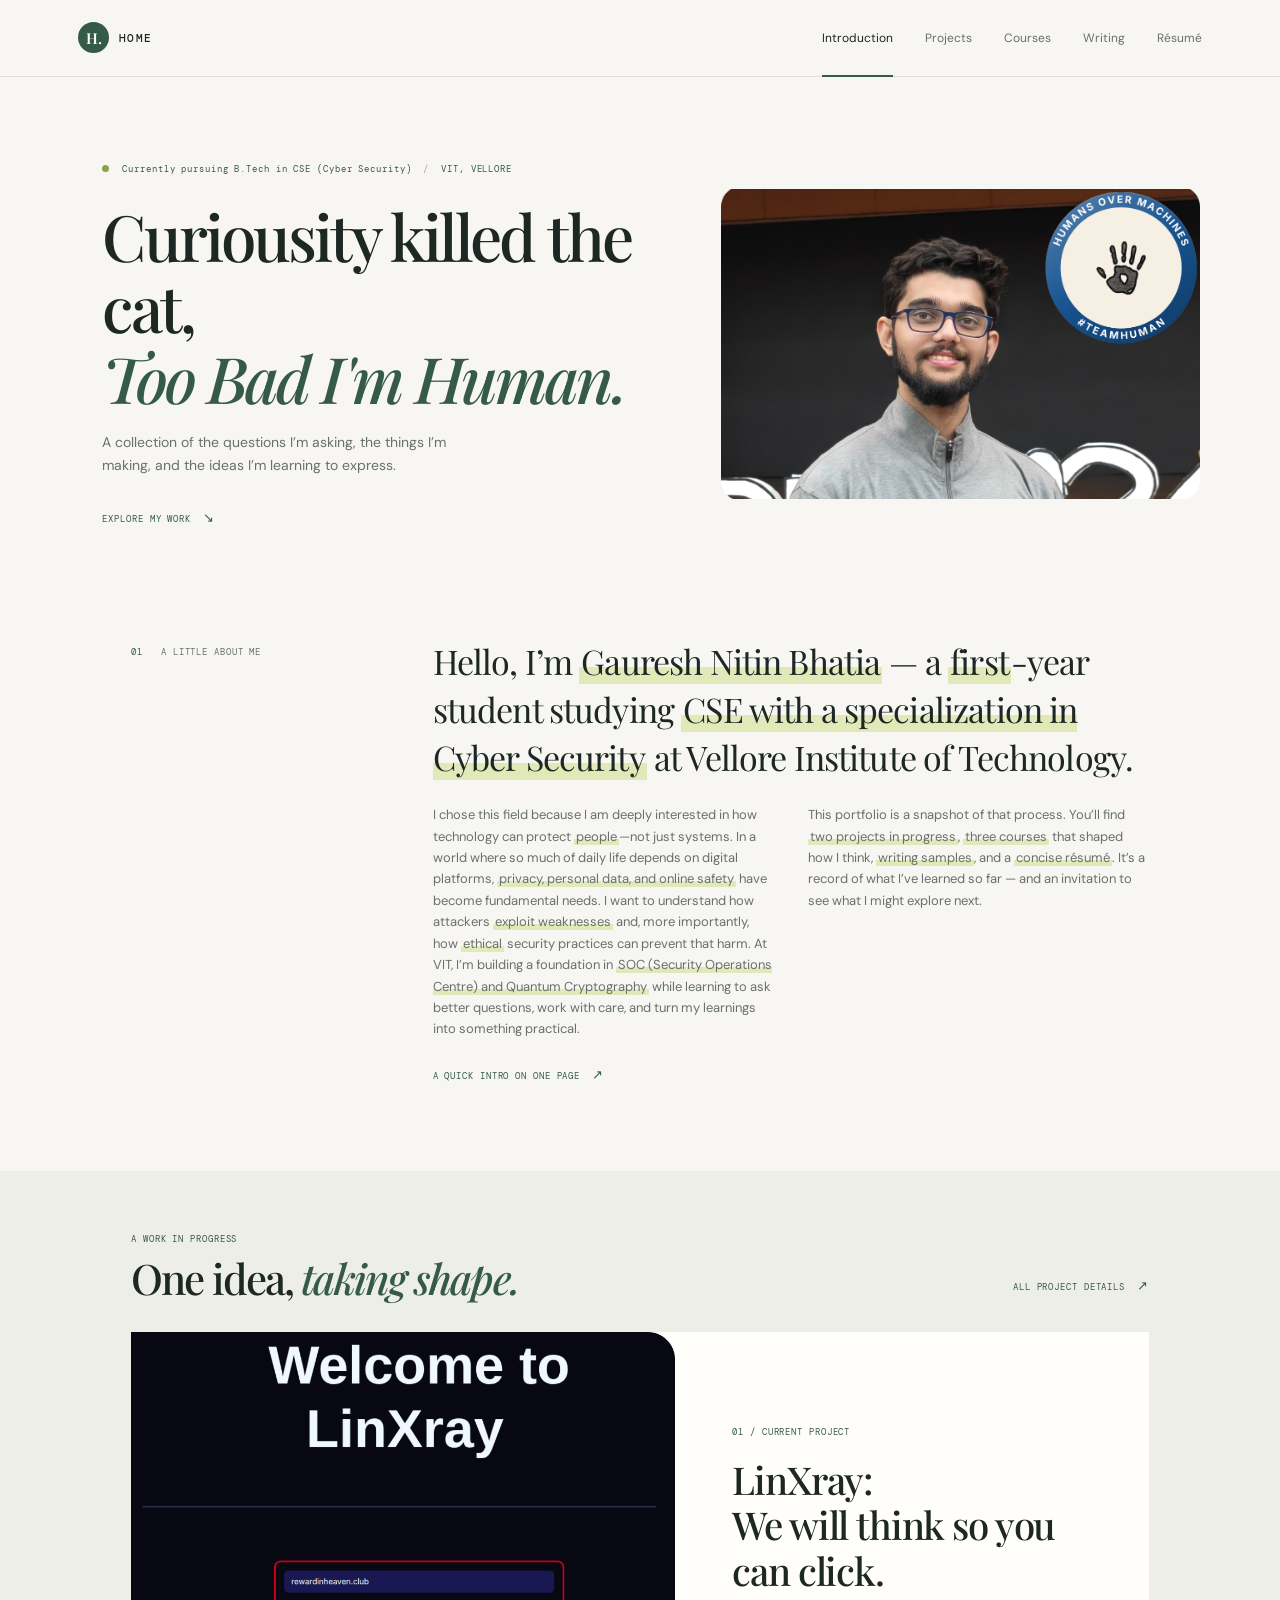
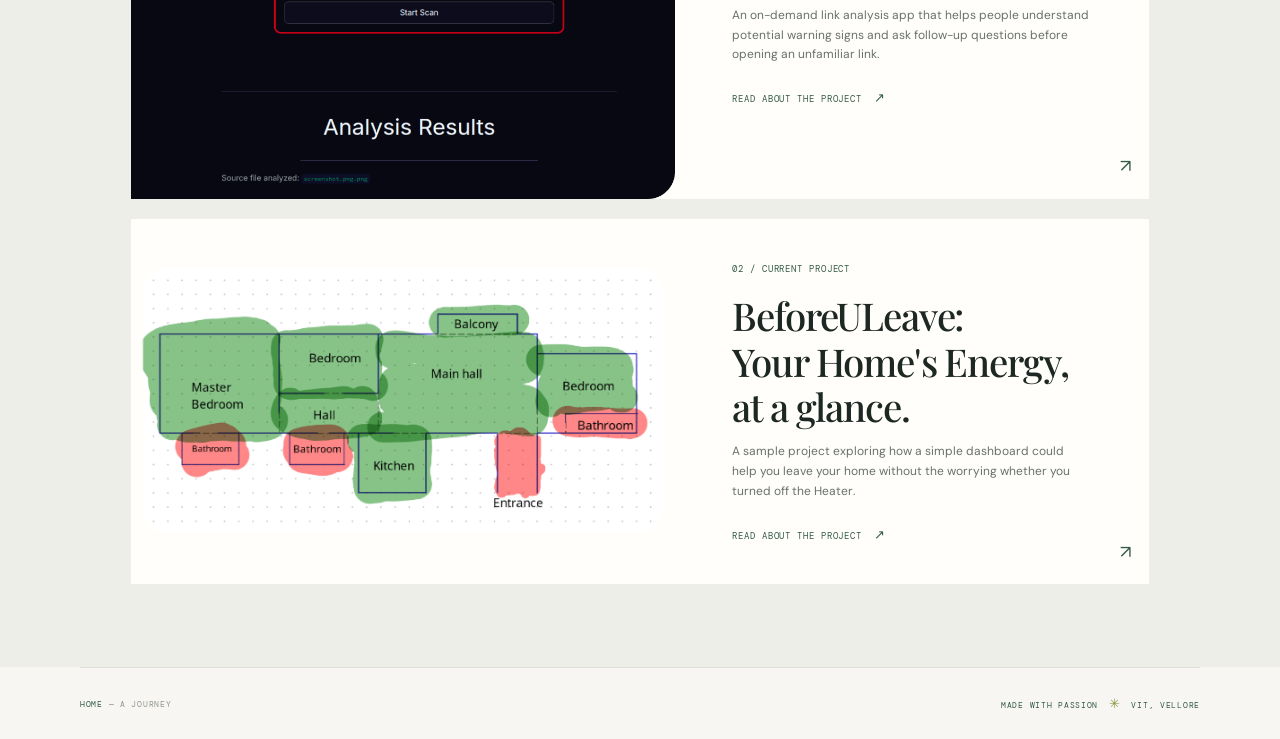
<file: index.html>
<!doctype html>
<html lang="en">
  <head>
    <meta charset="utf-8">
    <meta name="viewport" content="width=device-width, initial-scale=1">
    <meta name="description" content="A student portfolio introducing its author, interests, and selected work.">
    <title>Introduction — Home</title>
    <link rel="preconnect" href="https://fonts.googleapis.com">
    <link rel="preconnect" href="https://fonts.gstatic.com" crossorigin>
    <link href="https://fonts.googleapis.com/css2?family=DM+Mono:wght@400;500&family=DM+Sans:wght@400;500;600;700&family=Playfair+Display:wght@500;600;700&display=swap" rel="stylesheet">
    <link rel="stylesheet" href="styles.css">
  </head>
  <body>
    <header class="site-header">
      <a class="wordmark" href="index.html" aria-label="Home"><span class="wordmark-mark">H.</span> HOME</a>
      <nav class="site-nav" aria-label="Main navigation">
        <a class="active" aria-current="page" href="index.html">Introduction</a>
        <a href="projects.html">Projects</a>
        <a href="courses.html">Courses</a>
        <a href="writing.html">Writing</a>
        <a href="resume.html">Résumé</a>
      </nav>
    </header>

    <main>
      <section class="hero page-shell">
        <div class="hero-copy">
          <p class="eyebrow"><span class="status-dot"></span> Currently pursuing B.Tech in CSE (Cyber Security) <span class="eyebrow-divider">/</span> VIT, VELLORE</p>
          <h1>Curiousity killed the cat,<br><em>Too Bad I'm Human.</em></h1>
          <p class="hero-deck">A collection of the questions I’m asking, the things I’m making, and the ideas I’m learning to express.</p>
          <a class="text-link" href="projects.html">EXPLORE MY WORK <span aria-hidden="true">↘</span></a>
        </div>
        <div class="hero-art">
          <img src="assets/Index_photo.png" alt="Portrait of a student wearing glasses and a gray jacket, with a Humans Over Machines team badge">
        </div>
      </section>

      <section class="intro-section page-shell">
        <div class="section-label"><span>01</span> A LITTLE ABOUT ME</div>
        <div class="intro-content">
          <p class="intro-lead">Hello, I’m <mark>Gauresh Nitin Bhatia</mark> — a <mark>first</mark>-year student studying <mark> CSE with a specialization in Cyber Security</mark> at Vellore Institute of Technology.</p>
          <div class="intro-columns">
            <p>I chose this field because I am deeply interested in how technology can protect <mark>people</mark>—not just systems. In a world where so much of daily life depends on digital platforms, <mark>privacy, personal data, and online safety</mark> have become fundamental needs. I want to understand how attackers <mark>exploit weaknesses</mark> and, more importantly, how <mark>ethical</mark> security practices can prevent that harm. At VIT, I’m building a foundation in <mark>SOC (Security Operations Centre) and Quantum Cryptography</mark> while learning to ask better questions, work with care, and turn my learnings into something practical.</p>
            <p>This portfolio is a snapshot of that process. You’ll find <mark>two projects in progress</mark>, <mark>three courses</mark> that shaped how I think, <mark>writing samples</mark>, and a <mark>concise résumé</mark>. It’s a record of what I’ve learned so far — and an invitation to see what I might explore next.</p>
          </div>
          <a class="text-link" href="resume.html">A QUICK INTRO ON ONE PAGE <span aria-hidden="true">↗</span></a>
        </div>
      </section>

      <section class="featured-section">
        <div class="page-shell featured-inner">
          <div class="section-heading">
            <div>
              <p class="eyebrow">A WORK IN PROGRESS</p>
              <h2>One idea, <em>taking shape.</em></h2>
            </div>
            <a class="text-link" href="projects.html">ALL PROJECT DETAILS <span aria-hidden="true">↗</span></a>
          </div>
          <a class="feature-card" href="projects.html">
            <div class="feature-image">
              <img src="assets/LinXray_showcase.png" alt="LinXray link analysis app showing a suspicious URL and a start scan button">
            </div>
            <div class="feature-copy">
              <p class="eyebrow">01 / CURRENT PROJECT</p>
              <h3>LinXray:<br>We will think so you can click.</h3>
              <p>An on-demand link analysis app that helps people understand potential warning signs and ask follow-up questions before opening an unfamiliar link.</p>
              <span class="text-link">READ ABOUT THE PROJECT <span aria-hidden="true">↗</span></span>
            </div>
            <span class="feature-arrow" aria-hidden="true">↗</span>
          </a>
          <a class="feature-card" href="projects.html">
            <div class="feature-image">
              <img src="assets/Smart%20Exit%20Checklist%20Display.png" alt="Smart Exit Checklist Display project">
            </div>
            <div class="feature-copy">
              <p class="eyebrow">02 / CURRENT PROJECT</p>
              <h3>BeforeULeave:<br>Your Home's Energy, at a glance.</h3>
              <p>A sample project exploring how a simple dashboard could help you leave your home without the worrying whether you turned off the Heater.</p>
              <span class="text-link">READ ABOUT THE PROJECT <span aria-hidden="true">↗</span></span>
            </div>
            <span class="feature-arrow" aria-hidden="true">↗</span>
          </a>
        </div>
      </section>
    </main>

    <footer class="site-footer page-shell">
      <span>HOME <span class="footer-muted">— A JOURNEY</span></span>
      <span>MADE WITH PASSION <span aria-hidden="true">✳</span> VIT, VELLORE</span>
    </footer>
  </body>
</html>
</file>
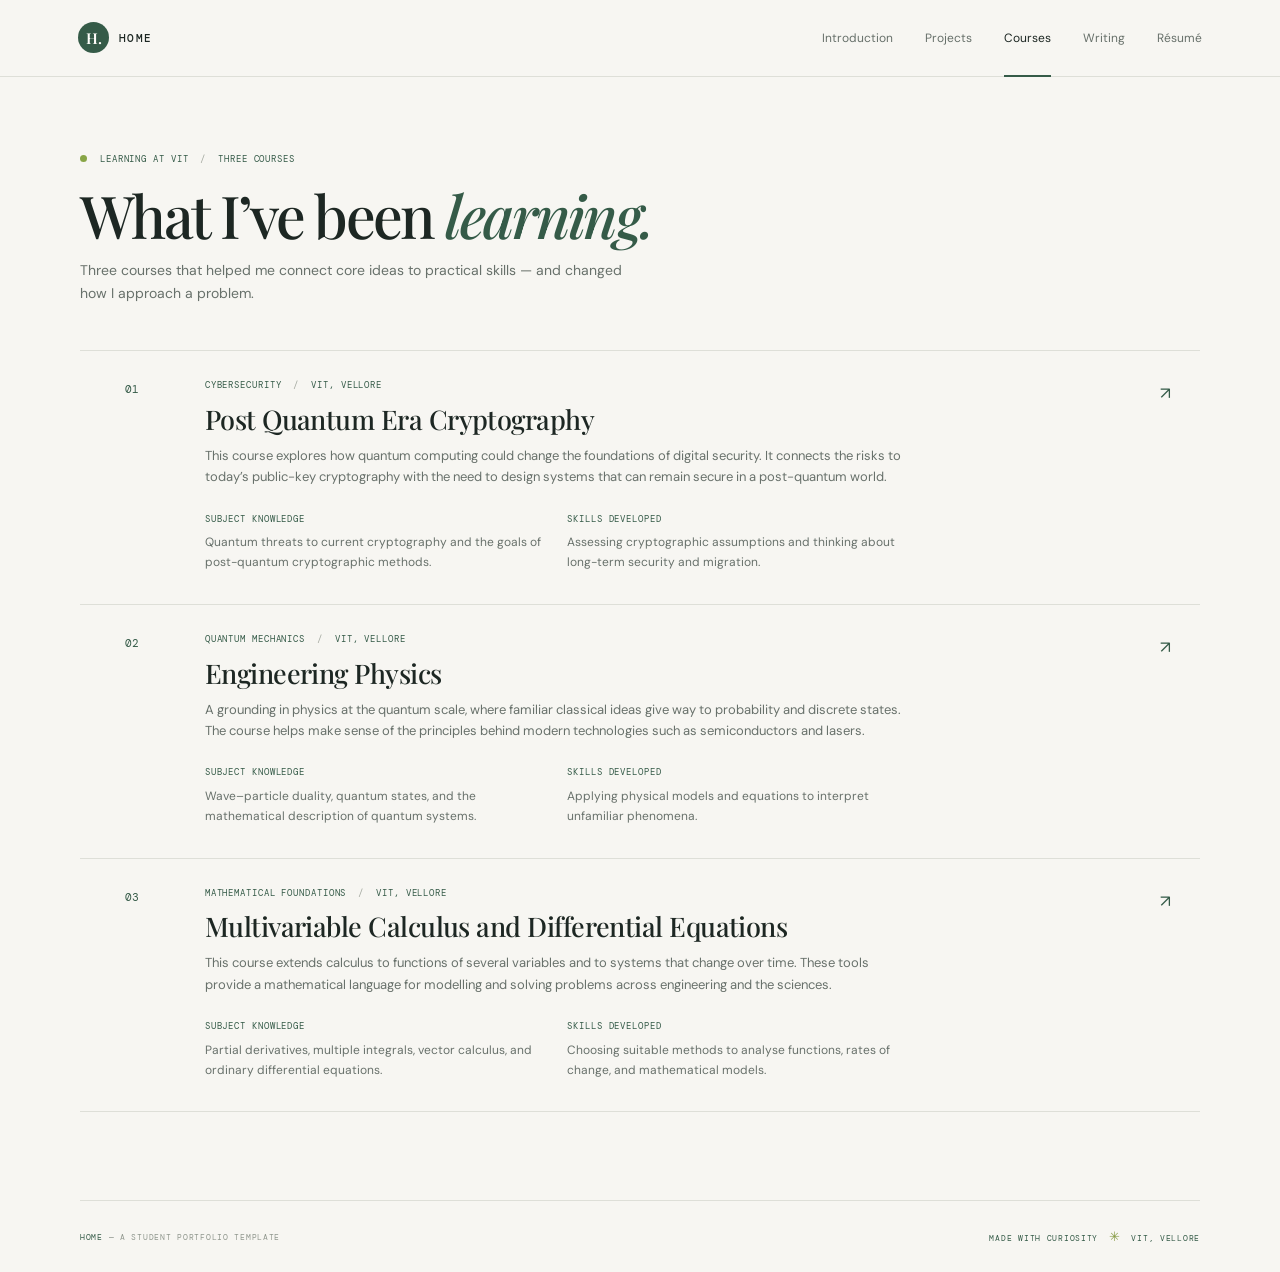
<file: courses.html>
<!doctype html>
<html lang="en">
  <head>
    <meta charset="utf-8">
    <meta name="viewport" content="width=device-width, initial-scale=1">
    <meta name="description" content="Three important VIT courses and the knowledge and skills gained from them.">
    <title>Courses — Home</title>
    <link rel="preconnect" href="https://fonts.googleapis.com">
    <link rel="preconnect" href="https://fonts.gstatic.com" crossorigin>
    <link href="https://fonts.googleapis.com/css2?family=DM+Mono:wght@400;500&family=DM+Sans:wght@400;500;600;700&family=Playfair+Display:wght@500;600;700&display=swap" rel="stylesheet">
    <link rel="stylesheet" href="styles.css">
  </head>
  <body>
    <header class="site-header">
      <a class="wordmark" href="index.html" aria-label="Home"><span class="wordmark-mark">H.</span> HOME</a>
      <nav class="site-nav" aria-label="Main navigation">
        <a href="index.html">Introduction</a>
        <a href="projects.html">Projects</a>
        <a class="active" aria-current="page" href="courses.html">Courses</a>
        <a href="writing.html">Writing</a>
        <a href="resume.html">Résumé</a>
      </nav>
    </header>

    <main class="page-shell interior-page">
      <div class="page-heading">
        <p class="eyebrow"><span class="status-dot"></span> LEARNING AT VIT <span class="eyebrow-divider">/</span> THREE COURSES</p>
        <h1>What I’ve been <em>learning.</em></h1>
        <p class="page-intro">Three courses that helped me connect core ideas to practical skills — and changed how I approach a problem.</p>
      </div>

      <div class="course-list">
        <article class="course-item">
          <span class="course-index">01</span>
          <div class="course-main">
            <p class="eyebrow">CYBERSECURITY <span class="eyebrow-divider">/</span> VIT, VELLORE</p>
            <h2><a href="https://vit.ac.in/wp-content/uploads/2026/09/Post-Quantum-Era.pdf" target="_blank" rel="noopener noreferrer">Post Quantum Era Cryptography</a></h2>
            <p class="course-description">This course explores how quantum computing could change the foundations of digital security. It connects the risks to today’s public-key cryptography with the need to design systems that can remain secure in a post-quantum world.</p>
            <div class="learning-points"><div><span>SUBJECT KNOWLEDGE</span><p>Quantum threats to current cryptography and the goals of post-quantum cryptographic methods.</p></div><div><span>SKILLS DEVELOPED</span><p>Assessing cryptographic assumptions and thinking about long-term security and migration.</p></div></div>
          </div>
          <span class="course-mark" aria-hidden="true">↗</span>
        </article>
        <article class="course-item">
          <span class="course-index">02</span>
          <div class="course-main">
            <p class="eyebrow">QUANTUM MECHANICS <span class="eyebrow-divider">/</span> VIT, VELLORE</p>
            <h2><a href="assets/BAPHY105_Syllabus_Overview.pdf" target="_blank" rel="noopener">Engineering Physics</a></h2>
            <p class="course-description">A grounding in physics at the quantum scale, where familiar classical ideas give way to probability and discrete states. The course helps make sense of the principles behind modern technologies such as semiconductors and lasers.</p>
            <div class="learning-points"><div><span>SUBJECT KNOWLEDGE</span><p>Wave–particle duality, quantum states, and the mathematical description of quantum systems.</p></div><div><span>SKILLS DEVELOPED</span><p>Applying physical models and equations to interpret unfamiliar phenomena.</p></div></div>
          </div>
          <span class="course-mark" aria-hidden="true">↗</span>
        </article>
        <article class="course-item">
          <span class="course-index">03</span>
          <div class="course-main">
            <p class="eyebrow">MATHEMATICAL FOUNDATIONS <span class="eyebrow-divider">/</span> VIT, VELLORE</p>
            <h2><a href="assets/VIT_BAMAT101_Syllabus_Overview.pdf" target="_blank" rel="noopener">Multivariable Calculus and Differential Equations</a></h2>
            <p class="course-description">This course extends calculus to functions of several variables and to systems that change over time. These tools provide a mathematical language for modelling and solving problems across engineering and the sciences.</p>
            <div class="learning-points"><div><span>SUBJECT KNOWLEDGE</span><p>Partial derivatives, multiple integrals, vector calculus, and ordinary differential equations.</p></div><div><span>SKILLS DEVELOPED</span><p>Choosing suitable methods to analyse functions, rates of change, and mathematical models.</p></div></div>
          </div>
          <span class="course-mark" aria-hidden="true">↗</span>
        </article>
      </div>
    </main>

    <footer class="site-footer page-shell">
      <span>HOME <span class="footer-muted">— A STUDENT PORTFOLIO TEMPLATE</span></span>
      <span>MADE WITH CURIOSITY <span aria-hidden="true">✳</span> VIT, VELLORE</span>
    </footer>
  </body>
</html>
</file>
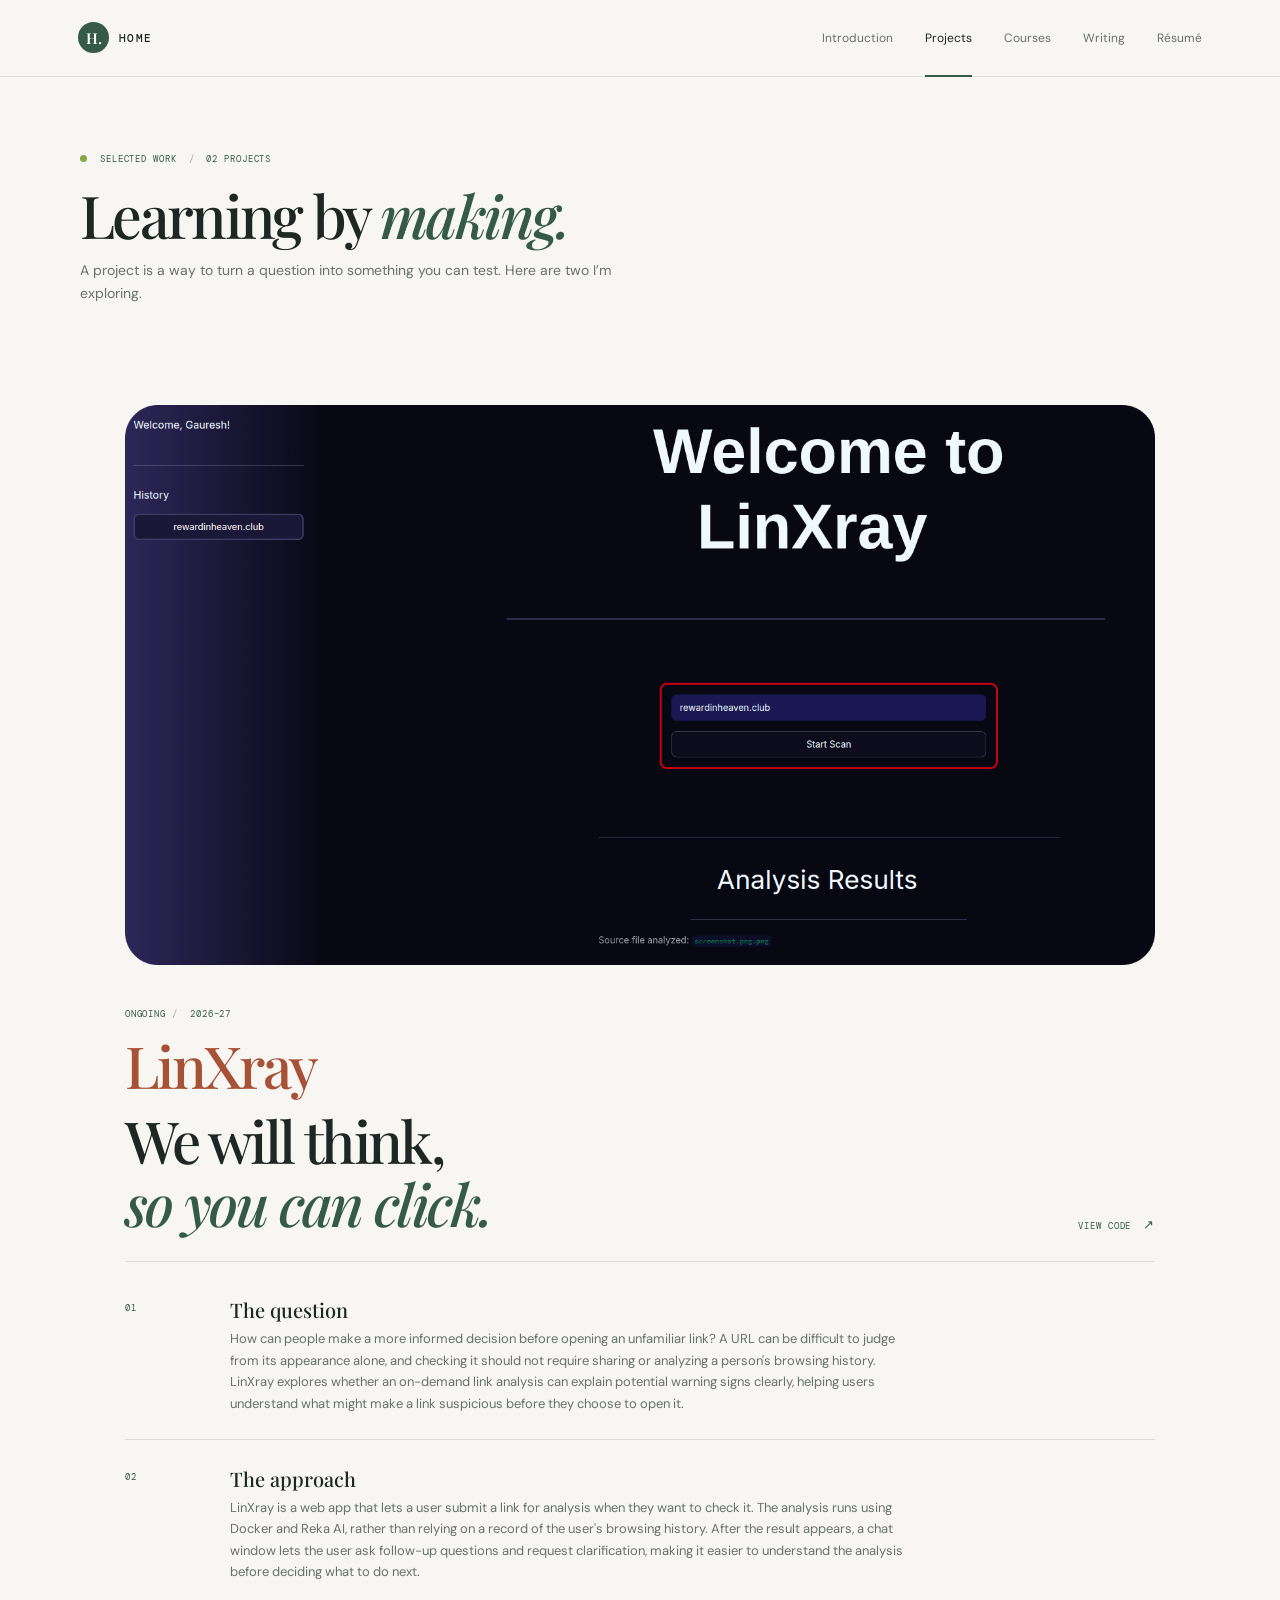
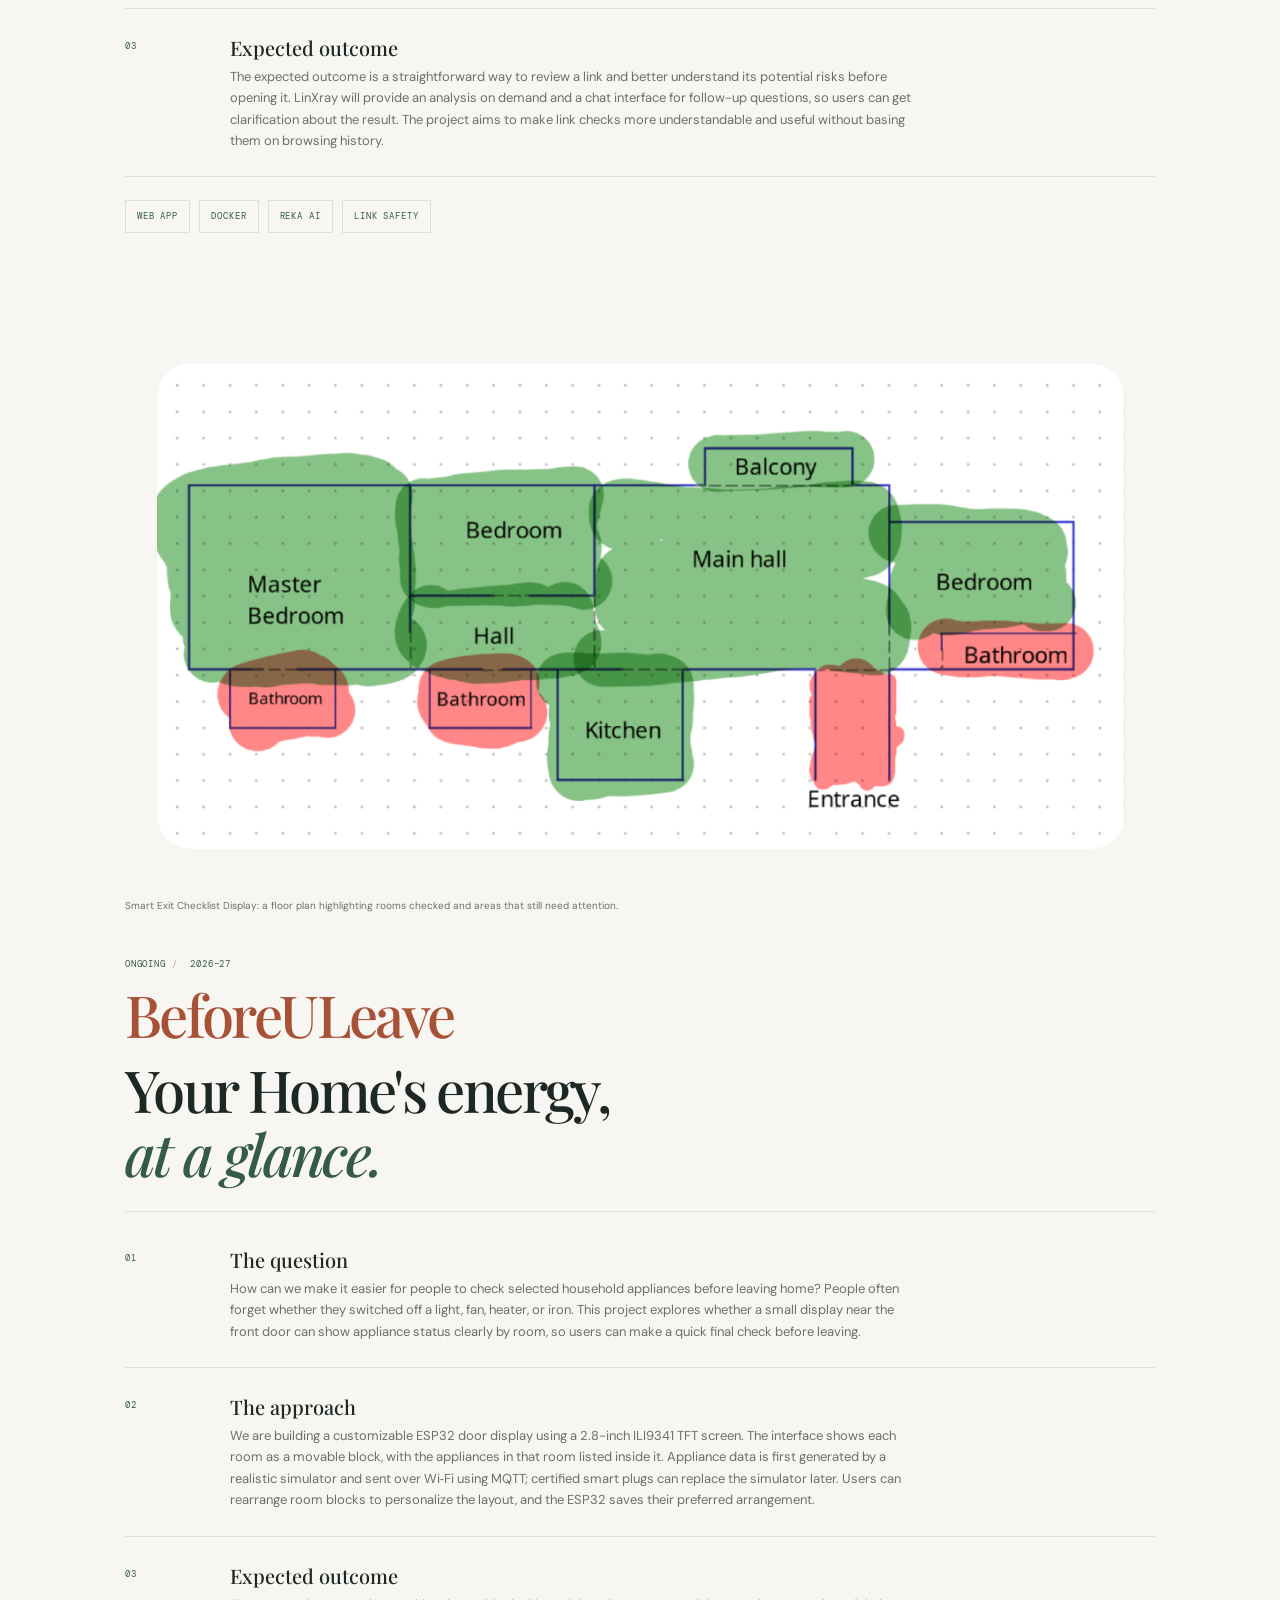
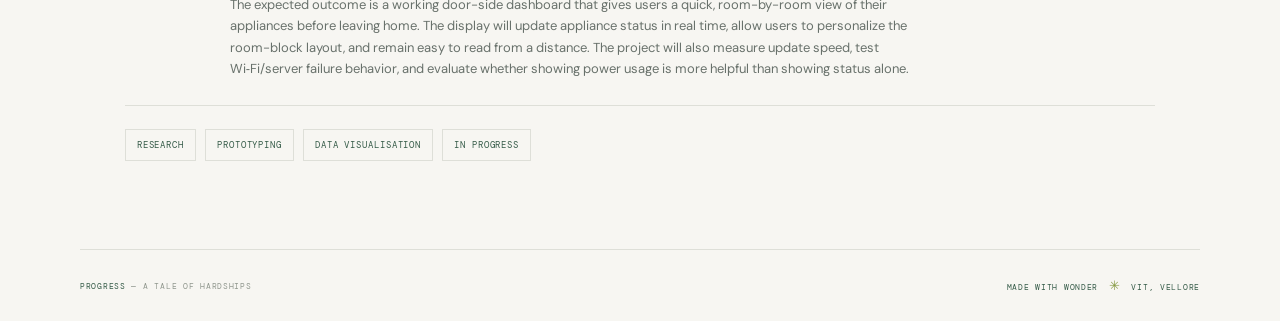
<file: projects.html>
<!doctype html>
<html lang="en">
  <head>
    <meta charset="utf-8">
    <meta name="viewport" content="width=device-width, initial-scale=1">
    <meta name="description" content="A student project portfolio with methods, progress, and expected results.">
    <title>Projects — Home</title>
    <link rel="preconnect" href="https://fonts.googleapis.com">
    <link rel="preconnect" href="https://fonts.gstatic.com" crossorigin>
    <link href="https://fonts.googleapis.com/css2?family=DM+Mono:wght@400;500&family=DM+Sans:wght@400;500;600;700&family=Playfair+Display:wght@500;600;700&display=swap" rel="stylesheet">
    <link rel="stylesheet" href="styles.css">
  </head>
  <body>
    <header class="site-header">
      <a class="wordmark" href="index.html" aria-label="Home"><span class="wordmark-mark">H.</span> HOME</a>
      <nav class="site-nav" aria-label="Main navigation">
        <a href="index.html">Introduction</a>
        <a class="active" aria-current="page" href="projects.html">Projects</a>
        <a href="courses.html">Courses</a>
        <a href="writing.html">Writing</a>
        <a href="resume.html">Résumé</a>
      </nav>
    </header>

    <main class="page-shell interior-page">
      <div class="page-heading">
        <p class="eyebrow"><span class="status-dot"></span> SELECTED WORK <span class="eyebrow-divider">/</span> 02 PROJECTS</p>
        <h1>Learning by <em>making.</em></h1>
        <p class="page-intro">A project is a way to turn a question into something you can test. Here are two I’m exploring.</p>
      </div>

      <article class="project-feature">
        <figure class="project-photo project-photo-spaced">
          <img src="assets/LinXray.png" alt="LinXray link analysis app showing a suspicious URL and a start scan button">
        </figure>
        <div class="project-title-row">
          <div>
            <p class="eyebrow">ONGOING<span class="eyebrow-divider">/</span> 2026–27</p>
            <h2 class="project-name">LinXray</h2>
            <h2>We will think,<br><em>so you can click.</em></h2>
          </div>
          <a class="text-link" href="https://github.com/suyashksingh2008-pixel/LinXray" target="_blank" rel="noopener noreferrer">VIEW CODE <span aria-hidden="true">↗</span></a>
        </div>
        <div class="project-details">
          <section class="detail-block">
            <span class="detail-number">01</span>
            <div><h3>The question</h3><p>How can people make a more informed decision before opening an unfamiliar link? A URL can be difficult to judge from its appearance alone, and checking it should not require sharing or analyzing a person's browsing history. LinXray explores whether an on-demand link analysis can explain potential warning signs clearly, helping users understand what might make a link suspicious before they choose to open it.</p></div>
          </section>
          <section class="detail-block">
            <span class="detail-number">02</span>
            <div><h3>The approach</h3><p>LinXray is a web app that lets a user submit a link for analysis when they want to check it. The analysis runs using Docker and Reka AI, rather than relying on a record of the user's browsing history. After the result appears, a chat window lets the user ask follow-up questions and request clarification, making it easier to understand the analysis before deciding what to do next.</p></div>
          </section>
          <section class="detail-block">
            <span class="detail-number">03</span>
            <div><h3>Expected outcome</h3><p>The expected outcome is a straightforward way to review a link and better understand its potential risks before opening it. LinXray will provide an analysis on demand and a chat interface for follow-up questions, so users can get clarification about the result. The project aims to make link checks more understandable and useful without basing them on browsing history.</p></div>
          </section>
        </div>
        <div class="project-tags"><span>WEB APP</span><span>DOCKER</span><span>REKA AI</span><span>LINK SAFETY</span></div>
      </article>

      <article class="project-feature">
        <figure class="project-photo project-photo-spaced">
          <img src="assets/Smart%20Exit%20Checklist%20Display%20(1).png" alt="Smart Exit Checklist Display floor plan showing monitored rooms in green and areas needing attention in red">
          <figcaption>Smart Exit Checklist Display: a floor plan highlighting rooms checked and areas that still need attention.</figcaption>
        </figure>
        <div class="project-title-row">
          <div>
            <p class="eyebrow">ONGOING<span class="eyebrow-divider">/</span> 2026–27</p>
            <h2 class="project-name">BeforeULeave</h2>
            <h2>Your Home's energy,<br><em>at a glance.</em></h2>
          </div>
        </div>

        <div class="project-details">
          <section class="detail-block">
            <span class="detail-number">01</span>
            <div><h3>The question</h3><p>How can we make it easier for people to check selected household appliances before leaving home? People often forget whether they switched off a light, fan, heater, or iron. This project explores whether a small display near the front door can show appliance status clearly by room, so users can make a quick final check before leaving.</p></div>
          </section>
          <section class="detail-block">
            <span class="detail-number">02</span>
            <div><h3>The approach</h3><p>We are building a customizable ESP32 door display using a 2.8-inch ILI9341 TFT screen. The interface shows each room as a movable block, with the appliances in that room listed inside it. Appliance data is first generated by a realistic simulator and sent over Wi‑Fi using MQTT; certified smart plugs can replace the simulator later. Users can rearrange room blocks to personalize the layout, and the ESP32 saves their preferred arrangement.</p></div>
          </section>
          <section class="detail-block">
            <span class="detail-number">03</span>
            <div><h3>Expected outcome</h3><p>The expected outcome is a working door-side dashboard that gives users a quick, room-by-room view of their appliances before leaving home. The display will update appliance status in real time, allow users to personalize the room-block layout, and remain easy to read from a distance. The project will also measure update speed, test Wi‑Fi/server failure behavior, and evaluate whether showing power usage is more helpful than showing status alone.</p></div>
          </section>
        </div>
        <div class="project-tags"><span>RESEARCH</span><span>PROTOTYPING</span><span>DATA VISUALISATION</span><span>IN PROGRESS</span></div>
      </article>

    </main>

    <footer class="site-footer page-shell">
      <span>PROGRESS <span class="footer-muted">— A TALE OF HARDSHIPS</span></span>
      <span>MADE WITH WONDER <span aria-hidden="true">✳</span> VIT, VELLORE</span>
    </footer>
  </body>
</html>
</file>
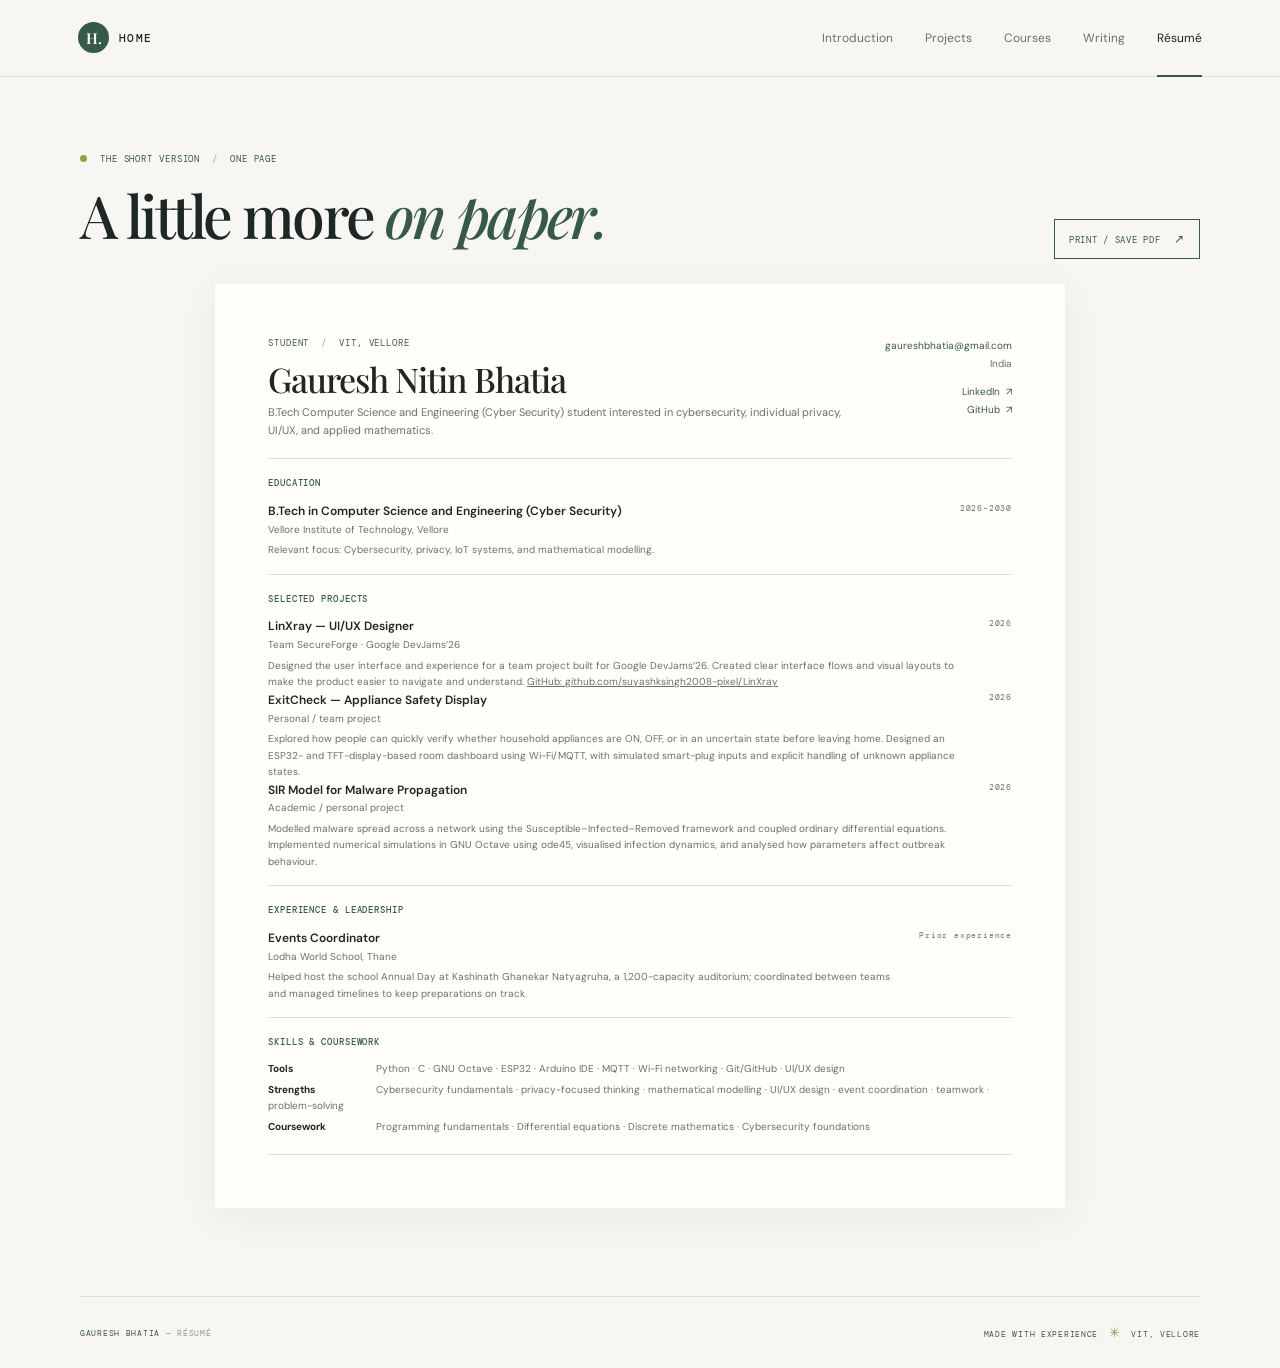
<file: resume.html>
<!doctype html>
<html lang="en">
  <head>
    <meta charset="utf-8">
    <meta name="viewport" content="width=device-width, initial-scale=1">
    <meta name="description" content="Résumé of Gauresh Nitin Bhatia, a Computer Science and Engineering (Cyber Security) student at VIT.">
    <title>Résumé — Gauresh Nitin Bhatia</title>
    <link rel="preconnect" href="https://fonts.googleapis.com">
    <link rel="preconnect" href="https://fonts.gstatic.com" crossorigin>
    <link href="https://fonts.googleapis.com/css2?family=DM+Mono:wght@400;500&family=DM+Sans:wght@400;500;600;700&family=Playfair+Display:wght@500;600;700&display=swap" rel="stylesheet">
    <link rel="stylesheet" href="styles.css">
  </head>
  <body>
    <header class="site-header">
      <a class="wordmark" href="index.html" aria-label="Home"><span class="wordmark-mark">H.</span> HOME</a>
      <nav class="site-nav" aria-label="Main navigation">
        <a href="index.html">Introduction</a>
        <a href="projects.html">Projects</a>
        <a href="courses.html">Courses</a>
        <a href="writing.html">Writing</a>
        <a class="active" aria-current="page" href="resume.html">Résumé</a>
      </nav>
    </header>

    <main class="page-shell interior-page resume-page">
      <div class="resume-toolbar">
        <div class="page-heading">
          <p class="eyebrow"><span class="status-dot"></span> THE SHORT VERSION <span class="eyebrow-divider">/</span> ONE PAGE</p>
          <h1>A little more <em>on paper.</em></h1>
        </div>
        <button class="print-button" type="button" onclick="window.print()">PRINT / SAVE PDF <span aria-hidden="true">↗</span></button>
      </div>

      <article class="resume-sheet">
        <header class="resume-header">
          <div><p class="eyebrow">STUDENT <span class="eyebrow-divider">/</span> VIT, VELLORE</p><h2>Gauresh Nitin Bhatia</h2><p class="resume-tagline">B.Tech Computer Science and Engineering (Cyber Security) student interested in cybersecurity, individual privacy, UI/UX, and applied mathematics.</p></div>
          <div class="resume-contact"><a href="mailto:gaureshbhatia@gmail.com">gaureshbhatia@gmail.com</a><span class="resume-location">India</span><a href="https://linkedin.com/in/gauresh-bhatia-773950428/" target="_blank" rel="noreferrer">LinkedIn <span aria-hidden="true">↗</span></a><a href="https://github.com/gaureshbhatia" target="_blank" rel="noreferrer">GitHub <span aria-hidden="true">↗</span></a></div>
        </header>

        <section class="resume-section">
          <h3>EDUCATION</h3>
          <div class="resume-entry"><div><strong>B.Tech in Computer Science and Engineering (Cyber Security)</strong><span>Vellore Institute of Technology, Vellore</span><p>Relevant focus: Cybersecurity, privacy, IoT systems, and mathematical modelling.</p></div><span class="resume-date">2026–2030</span></div>
        </section>

        <section class="resume-section">
          <h3>SELECTED PROJECTS</h3>
          <div class="resume-entry"><div><strong>LinXray — UI/UX Designer</strong><span>Team SecureForge · Google DevJams’26</span><p>Designed the user interface and experience for a team project built for Google DevJams’26. Created clear interface flows and visual layouts to make the product easier to navigate and understand. <a href="https://github.com/suyashksingh2008-pixel/LinXray" target="_blank" rel="noreferrer">GitHub: github.com/suyashksingh2008-pixel/LinXray</a></p></div><span class="resume-date">2026</span></div>
          <div class="resume-entry"><div><strong>ExitCheck — Appliance Safety Display</strong><span>Personal / team project</span><p>Explored how people can quickly verify whether household appliances are ON, OFF, or in an uncertain state before leaving home. Designed an ESP32- and TFT-display-based room dashboard using Wi-Fi/MQTT, with simulated smart-plug inputs and explicit handling of unknown appliance states.</p></div><span class="resume-date">2026</span></div>
          <div class="resume-entry"><div><strong>SIR Model for Malware Propagation</strong><span>Academic / personal project</span><p>Modelled malware spread across a network using the Susceptible–Infected–Removed framework and coupled ordinary differential equations. Implemented numerical simulations in GNU Octave using ode45, visualised infection dynamics, and analysed how parameters affect outbreak behaviour.</p></div><span class="resume-date">2026</span></div>
        </section>

        <section class="resume-section">
          <h3>EXPERIENCE &amp; LEADERSHIP</h3>
          <div class="resume-entry"><div><strong>Events Coordinator</strong><span>Lodha World School, Thane</span><p>Helped host the school Annual Day at Kashinath Ghanekar Natyagruha, a 1,200-capacity auditorium; coordinated between teams and managed timelines to keep preparations on track.</p></div><span class="resume-date">Prior experience</span></div>
        </section>

        <section class="resume-section">
          <h3>SKILLS &amp; COURSEWORK</h3>
          <div class="resume-skills"><p><strong>Tools</strong> Python · C · GNU Octave · ESP32 · Arduino IDE · MQTT · Wi-Fi networking · Git/GitHub · UI/UX design</p><p><strong>Strengths</strong> Cybersecurity fundamentals · privacy-focused thinking · mathematical modelling · UI/UX design · event coordination · teamwork · problem-solving</p><p><strong>Coursework</strong> Programming fundamentals · Differential equations · Discrete mathematics · Cybersecurity foundations</p></div>
        </section>
      </article>
    </main>

    <footer class="site-footer page-shell">
      <span>GAURESH BHATIA <span class="footer-muted">— RÉSUMÉ</span></span>
      <span>MADE WITH EXPERIENCE <span aria-hidden="true">✳</span> VIT, VELLORE</span>
    </footer>
  </body>
</html>
</file>
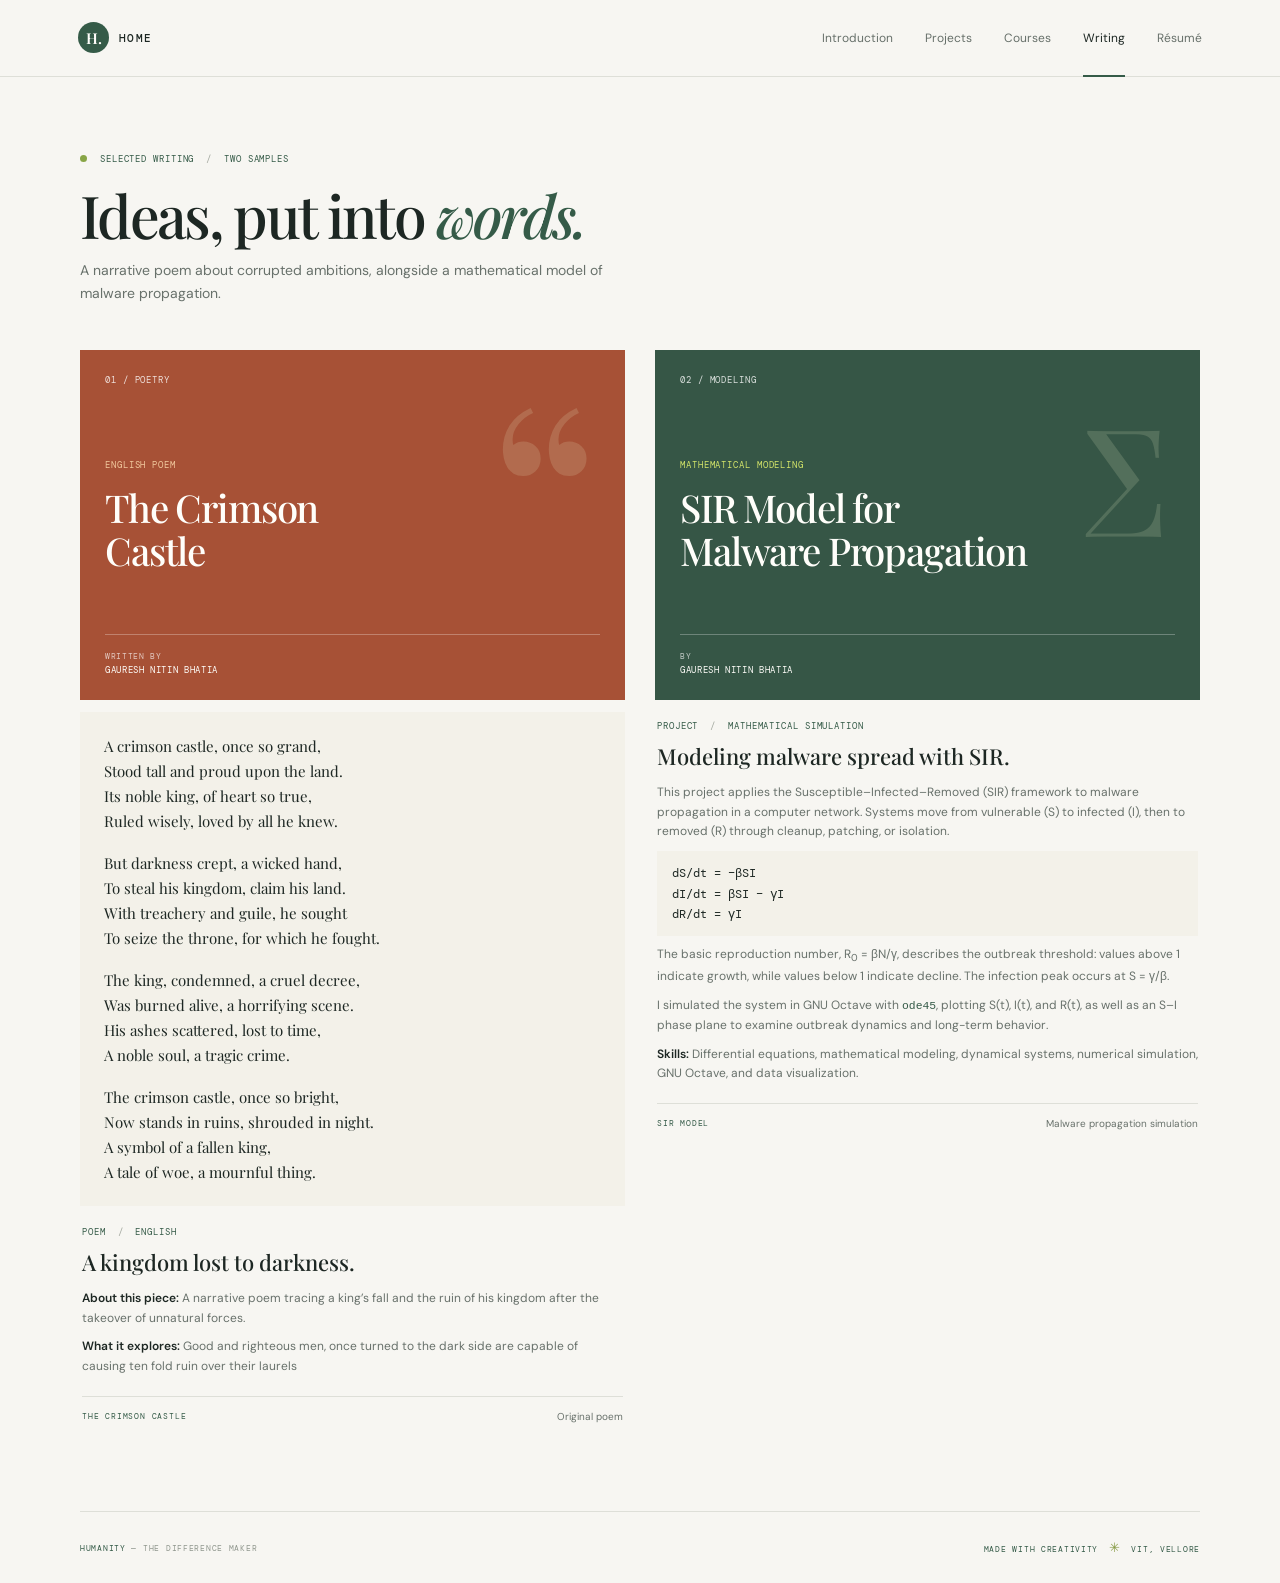
<file: writing.html>
<!doctype html>
<html lang="en">
  <head>
    <meta charset="utf-8">
    <meta name="viewport" content="width=device-width, initial-scale=1">
    <meta name="description" content="A narrative poem and a mathematical modeling project on malware propagation.">
    <title>Writing — Home</title>
    <link rel="preconnect" href="https://fonts.googleapis.com">
    <link rel="preconnect" href="https://fonts.gstatic.com" crossorigin>
    <link href="https://fonts.googleapis.com/css2?family=DM+Mono:wght@400;500&family=DM+Sans:wght@400;500;600;700&family=Playfair+Display:wght@500;600;700&display=swap" rel="stylesheet">
    <link rel="stylesheet" href="styles.css">
  </head>
  <body>
    <header class="site-header">
      <a class="wordmark" href="index.html" aria-label="Home"><span class="wordmark-mark">H.</span> HOME</a>
      <nav class="site-nav" aria-label="Main navigation">
        <a href="index.html">Introduction</a>
        <a href="projects.html">Projects</a>
        <a href="courses.html">Courses</a>
        <a class="active" aria-current="page" href="writing.html">Writing</a>
        <a href="resume.html">Résumé</a>
      </nav>
    </header>

    <main class="page-shell interior-page">
      <div class="page-heading">
        <p class="eyebrow"><span class="status-dot"></span> SELECTED WRITING <span class="eyebrow-divider">/</span> TWO SAMPLES</p>
        <h1>Ideas, put into <em>words.</em></h1>
        <p class="page-intro">A narrative poem about corrupted ambitions, alongside a mathematical model of malware propagation.</p>
      </div>

      <div class="writing-grid">
        <article class="writing-sample">
          <div class="writing-cover poetry-cover">
            <span class="cover-kicker"><span>01 / POETRY</span></span>
            <span class="cover-decoration" aria-hidden="true">“</span>
            <div class="cover-title"><span>ENGLISH POEM</span><h2>The Crimson<br>Castle</h2></div>
            <div class="cover-meta"><span>WRITTEN BY<br><strong>GAURESH NITIN BHATIA</strong></span></div>
          </div>
          <div class="poem-text" aria-label="The Crimson Castle poem">
            <p>A crimson castle, once so grand,<br>
              Stood tall and proud upon the land.<br>
              Its noble king, of heart so true,<br>
              Ruled wisely, loved by all he knew.</p>
            <p>But darkness crept, a wicked hand,<br>
              To steal his kingdom, claim his land.<br>
              With treachery and guile, he sought<br>
              To seize the throne, for which he fought.</p>
            <p>The king, condemned, a cruel decree,<br>
              Was burned alive, a horrifying scene.<br>
              His ashes scattered, lost to time,<br>
              A noble soul, a tragic crime.</p>
            <p>The crimson castle, once so bright,<br>
              Now stands in ruins, shrouded in night.<br>
              A symbol of a fallen king,<br>
              A tale of woe, a mournful thing.</p>
          </div>
          <div class="writing-caption">
            <p class="eyebrow">POEM <span class="eyebrow-divider">/</span> ENGLISH</p>
            <h3>A kingdom lost to darkness.</h3>
            <p><strong>About this piece:</strong> A narrative poem tracing a king’s fall and the ruin of his kingdom after the takeover of unnatural forces.</p>
            <p><strong>What it explores:</strong> Good and righteous men, once turned to the dark side are capable of causing ten fold ruin over their laurels</p>
            <div class="sample-attachment">THE CRIMSON CASTLE <span>Original poem</span></div>
          </div>
        </article>

        <article class="writing-sample">
          <div class="writing-cover math-cover">
            <span class="cover-kicker"><span>02 / MODELING</span></span>
            <span class="cover-decoration math-decoration" aria-hidden="true">∑</span>
            <div class="cover-title"><span>MATHEMATICAL MODELING</span><h2>SIR Model for<br>Malware Propagation</h2></div>
            <div class="cover-meta"><span>BY<br><strong>GAURESH NITIN BHATIA</strong></span></div>
          </div>
          <div class="writing-caption">
            <p class="eyebrow">PROJECT <span class="eyebrow-divider">/</span> MATHEMATICAL SIMULATION</p>
            <h3>Modeling malware spread with SIR.</h3>
            <p>This project applies the Susceptible–Infected–Removed (SIR) framework to malware propagation in a computer network. Systems move from vulnerable (S) to infected (I), then to removed (R) through cleanup, patching, or isolation.</p>
            <p class="model-equations">dS/dt = −βSI<br>dI/dt = βSI − γI<br>dR/dt = γI</p>
            <p>The basic reproduction number, R<sub>0</sub> = βN/γ, describes the outbreak threshold: values above 1 indicate growth, while values below 1 indicate decline. The infection peak occurs at S = γ/β.</p>
            <p>I simulated the system in GNU Octave with <code>ode45</code>, plotting S(t), I(t), and R(t), as well as an S–I phase plane to examine outbreak dynamics and long-term behavior.</p>
            <p><strong>Skills:</strong> Differential equations, mathematical modeling, dynamical systems, numerical simulation, GNU Octave, and data visualization.</p>
            <div class="sample-attachment">SIR MODEL <span>Malware propagation simulation</span></div>
          </div>
        </article>
      </div>
    </main>

    <footer class="site-footer page-shell">
      <span>HUMANITY <span class="footer-muted">— THE DIFFERENCE MAKER</span></span>
      <span>MADE WITH CREATIVITY <span aria-hidden="true">✳</span> VIT, VELLORE</span>
    </footer>
  </body>
</html>
</file>
<file: styles.css>
:root {
  color-scheme: light;
  --paper: #f7f6f2;
  --white: #fffefa;
  --ink: #1d2723;
  --muted: #68716b;
  --line: #dedfd8;
  --green: #355b48;
  --lime: #d3e469;
  --mono: "DM Mono", monospace;
  --sans: "DM Sans", sans-serif;
  --serif: "Playfair Display", Georgia, serif;
}

* { box-sizing: border-box; }

html { scroll-behavior: smooth; }

body {
  margin: 0;
  background: var(--paper);
  color: var(--ink);
  font-family: var(--sans);
  font-size: 15px;
  line-height: 1.65;
  -webkit-font-smoothing: antialiased;
}

a { color: inherit; }

.site-header {
  min-height: 76px;
  padding: 0 6.1%;
  display: flex;
  align-items: center;
  justify-content: space-between;
  gap: 30px;
  border-bottom: 1px solid var(--line);
}

.wordmark {
  display: inline-flex;
  align-items: center;
  gap: 10px;
  flex-shrink: 0;
  color: var(--ink);
  font: 500 11px var(--mono);
  letter-spacing: .12em;
  text-decoration: none;
}

.wordmark-mark {
  display: grid;
  width: 31px;
  height: 31px;
  place-items: center;
  border-radius: 50%;
  background: var(--green);
  color: var(--white);
  font: 600 15px var(--serif);
  letter-spacing: 0;
}

.site-nav { display: flex; align-items: center; gap: clamp(16px, 2.5vw, 36px); }

.site-nav a {
  position: relative;
  padding: 29px 0 27px;
  color: #67706a;
  font-size: 12px;
  text-decoration: none;
  transition: color .2s ease;
}

.site-nav a:hover, .site-nav a.active { color: var(--ink); }

.site-nav a.active::after {
  position: absolute;
  right: 0;
  bottom: -1px;
  left: 0;
  height: 2px;
  background: var(--green);
  content: "";
}

.eyebrow, .text-link, .section-label, .project-number, .detail-number, .project-tags, .learning-points span, .cover-kicker, .cover-title > span, .resume-section > h3, .resume-date, .sample-attachment {
  font-family: var(--mono);
  font-size: 9px;
  letter-spacing: .1em;
}

.page-shell { width: min(1120px, 87.8%); margin-right: auto; margin-left: auto; }

.hero {
  min-height: 490px;
  padding-top: 81px;
  padding-bottom: 76px;
  display: grid;
  grid-template-columns: 1.08fr .92fr;
  align-items: center;
  gap: 7%;
}

.hero-copy { padding: 5px 0 0 4%; }
.eyebrow { margin: 0; color: var(--green); line-height: 1.5; }
.status-dot { display: inline-block; width: 7px; height: 7px; margin-right: 7px; border-radius: 50%; background: #88a546; }
.eyebrow-divider { padding: 0 6px; color: #a4a9a0; }

h1, h2, h3, p, figure { margin-top: 0; }

h1, .section-heading h2, .project-title-row h2 {
  font-family: var(--serif);
  font-weight: 500;
  letter-spacing: -.045em;
}

.hero h1 {
  margin: 24px 0 18px;
  font-size: clamp(42px, 5vw, 66px);
  line-height: 1.11;
}

h1 em, h2 em { color: var(--green); font-weight: 500; }
.hero-deck { max-width: 390px; margin-bottom: 27px; color: var(--muted); font-size: 14px; }

.text-link {
  display: inline-block;
  color: var(--green);
  text-decoration: none;
}

.text-link span { padding-left: 6px; font-size: 13px; transition: padding .2s ease; }
.text-link:hover span { padding-left: 10px; }

.hero-art { position: relative; min-height: 310px; }
.hero-art img { display: block; width: 100%; height: 310px; object-fit: cover; }
.image-caption { position: absolute; right: 0; bottom: -25px; color: var(--muted); font: 9px var(--mono); }
.hero-index { position: absolute; top: 14px; right: 14px; padding: 7px 10px; background: var(--white); color: var(--ink); font: 9px var(--mono); }

.intro-section {
  padding: 33px 4% 84px;
  display: grid;
  grid-template-columns: .7fr 2fr;
  gap: 5%;
}

.section-label { padding-top: 7px; color: var(--muted); }
.section-label span { margin-right: 12px; color: var(--green); }
.intro-lead { max-width: 760px; margin-bottom: 23px; font-family: var(--serif); font-size: clamp(23px, 3vw, 34px); line-height: 1.4; letter-spacing: -.025em; }
mark { padding: 0 2px; background: linear-gradient(transparent 62%, #e1e9b9 62%); color: inherit; }
.intro-columns { display: grid; grid-template-columns: 1fr 1fr; gap: 35px; margin-bottom: 22px; color: var(--muted); font-size: 13px; }
.intro-columns p { margin-bottom: 0; }

.featured-section { padding: 62px 0 83px; background: #eeeee8; }
.featured-inner { padding: 0 4%; }
.section-heading { margin-bottom: 28px; display: flex; align-items: end; justify-content: space-between; gap: 20px; }
.section-heading h2 { margin: 7px 0 0; font-size: clamp(29px, 3.4vw, 42px); line-height: 1.2; }
.section-heading > .text-link { margin-bottom: 7px; }

.feature-card { position: relative; display: grid; grid-template-columns: 1.15fr 1fr; background: var(--white); color: var(--ink); text-decoration: none; transition: transform .35s cubic-bezier(.34, 1.56, .64, 1), box-shadow .25s ease; }
.feature-card + .feature-card { margin-top: 20px; }
.feature-card:hover, .feature-card:focus-visible { transform: translateY(-8px); box-shadow: 0 14px 28px rgba(29,39,35,.12); }
.feature-image { min-height: 310px; overflow: hidden; }
.feature-image img { display: block; width: 100%; height: 100%; min-height: 310px; object-fit: cover; transition: transform .5s ease; }
.feature-card:hover .feature-image img, .feature-card:focus-visible .feature-image img { transform: scale(1.025); }
.feature-copy { padding: 44px 12% 38px; align-self: center; }
.feature-copy h3 { margin: 17px 0 13px; font: 500 clamp(29px, 3vw, 39px)/1.18 var(--serif); letter-spacing: -.03em; }
.feature-copy > p:not(.eyebrow) { margin-bottom: 20px; color: var(--muted); font-size: 12px; }
.feature-arrow { position: absolute; right: 18px; bottom: 17px; color: var(--green); font-size: 18px; }

.interior-page { padding-top: 76px; padding-bottom: 88px; }
.page-heading { max-width: 760px; margin-bottom: 45px; }
.page-heading h1 { margin: 15px 0 10px; font-size: clamp(42px, 5vw, 59px); line-height: 1.15; }
.page-intro { max-width: 570px; margin: 0; color: var(--muted); font-size: 14px; }

.project-feature { padding: 0 4%; }
.project-photo { margin: 0 0 43px; }
.project-photo-spaced { margin-top: 100px; }
.project-photo img { display: block; width: 100%; height: clamp(260px, 42vw, 480px); object-fit: cover; }
.project-photo-spaced img { height: auto; object-fit: contain; }
.project-photo figcaption { margin-top: 9px; color: var(--muted); font-size: 10px; }
.project-title-row { display: flex; align-items: end; justify-content: space-between; padding-bottom: 26px; border-bottom: 1px solid var(--line); }
.project-title-row h2 { margin: 12px 0 0; font-size: clamp(38px, 5vw, 58px); line-height: 1.09; }
.project-name { color: #a75136; }
.project-subtitle { margin: 8px 0 0; color: var(--muted); font: 500 20px/1.35 var(--serif); }
.project-number { padding-bottom: 8px; color: var(--muted); }
.project-details { padding-top: 9px; }
.detail-block { padding: 25px 0; display: grid; grid-template-columns: 90px 1fr; gap: 15px; border-bottom: 1px solid var(--line); }
.detail-number { padding-top: 5px; color: var(--green); }
.detail-block h3 { margin: 0 0 5px; font: 500 20px var(--serif); }
.detail-block p { max-width: 690px; margin: 0; color: var(--muted); font-size: 13px; }
.project-tags { padding-top: 23px; display: flex; flex-wrap: wrap; gap: 9px; }
.project-tags span { padding: 8px 11px; border: 1px solid var(--line); color: var(--green); }
.note-card { margin: 35px 4% 0; padding: 19px 22px; display: flex; align-items: start; gap: 15px; background: #eeeee8; }
.note-icon { color: var(--green); font-size: 17px; }
.note-card p { margin: 0; color: var(--muted); font-size: 12px; }
.note-card strong { color: var(--ink); }

.course-list { border-top: 1px solid var(--line); }
.course-item { position: relative; padding: 28px 15px 31px 4%; display: grid; grid-template-columns: 65px 1fr 25px; gap: 15px; border-bottom: 1px solid var(--line); transition: transform .3s cubic-bezier(.34, 1.56, .64, 1), background-color .2s ease, box-shadow .2s ease; }
.course-item:hover, .course-item:focus-within { z-index: 1; transform: translateY(-5px); background: var(--white); box-shadow: 0 8px 22px rgba(29,39,35,.08); }
.course-index { padding-top: 3px; color: var(--green); font: 11px var(--mono); }
.course-main h2 { margin: 8px 0 8px; font: 500 27px var(--serif); letter-spacing: -.02em; }
.course-main h2 a { color: inherit; text-decoration: none; }
.course-main h2 a::after { position: absolute; inset: 0; content: ""; }
.course-main h2 a:hover { color: var(--green); }
.course-main h2 a:focus-visible { outline: none; }
.course-main h2 a:focus-visible::after { outline: 2px solid var(--green); outline-offset: 4px; }
.course-description { max-width: 700px; margin-bottom: 17px; color: var(--muted); font-size: 13px; }
.course-description strong { color: var(--ink); font-weight: 500; }
.learning-points { max-width: 700px; display: grid; grid-template-columns: 1fr 1fr; gap: 25px; }
.learning-points span { color: var(--green); }
.learning-points p { margin: 4px 0 0; color: var(--muted); font-size: 12px; }
.course-mark { color: var(--green); font-size: 17px; }
.template-note { margin: 22px 4% 0; color: var(--muted); font-size: 11px; }

@media (prefers-reduced-motion: reduce) {
  .course-item, .feature-card, .feature-image img { transition: none; }
  .course-item:hover, .course-item:focus-within { transform: none; }
  .feature-card:hover, .feature-card:focus-visible { transform: none; }
  .feature-card:hover .feature-image img, .feature-card:focus-visible .feature-image img { transform: none; }
}

.writing-grid { display: grid; grid-template-columns: 1fr 1fr; gap: 30px; }
.writing-sample { min-width: 0; }
.writing-cover { position: relative; min-height: 350px; padding: 23px 25px; display: flex; flex-direction: column; justify-content: space-between; overflow: hidden; color: var(--white); background: #365646; }
.poetry-cover { background: #a75136; }
.cover-kicker { position: relative; z-index: 1; display: flex; justify-content: space-between; color: rgba(255,255,255,.82); }
.cover-decoration { position: absolute; top: 20px; right: 24px; color: rgba(231,237,196,.17); font: 270px/.9 var(--serif); }
.math-decoration { top: 58px; right: 30px; font: 150px/.9 var(--serif); }
.cover-title { position: relative; z-index: 1; }
.cover-title > span { color: var(--lime); }
.poetry-cover .cover-title > span { color: #f1c89d; }
.cover-title h2 { margin: 10px 0 0; font: 500 clamp(29px, 3vw, 40px)/1.12 var(--serif); letter-spacing: -.03em; }
.cover-meta { position: relative; z-index: 1; padding-top: 15px; display: flex; justify-content: space-between; gap: 12px; border-top: 1px solid rgba(255,255,255,.28); color: rgba(255,255,255,.69); font: 8px/1.6 var(--mono); letter-spacing: .08em; }
.cover-meta strong { color: var(--white); font-size: 9px; font-weight: 400; }
.writing-caption { padding: 20px 2px 0; }
.writing-caption h3 { margin: 7px 0 12px; font: 500 22px var(--serif); }
.writing-caption > p:not(.eyebrow) { margin: 0 0 9px; color: var(--muted); font-size: 12px; }
.writing-caption > p strong { color: var(--ink); font-weight: 600; }
.sample-attachment { margin-top: 19px; padding-top: 13px; display: flex; justify-content: space-between; gap: 10px; border-top: 1px solid var(--line); color: var(--green); font-size: 8px; }
.sample-attachment span { color: var(--muted); font: 10px var(--sans); letter-spacing: 0; }
.poem-text { margin-top: 12px; padding: 22px 24px; background: #f3f1e9; color: var(--ink); font: 15px/1.65 var(--serif); }
.poem-text p { margin: 0 0 18px; }
.poem-text p:last-child { margin-bottom: 0; }
.model-equations { padding: 12px 15px; background: #f3f1e9; color: var(--ink) !important; font: 14px/1.7 var(--mono); }
.writing-caption code { color: var(--green); font-size: .95em; }

.resume-toolbar { margin-bottom: 25px; display: flex; align-items: end; justify-content: space-between; gap: 20px; }
.resume-toolbar .page-heading { margin-bottom: 0; }
.print-button { padding: 11px 14px; border: 1px solid var(--green); background: transparent; color: var(--green); font: 9px var(--mono); letter-spacing: .08em; cursor: pointer; }
.print-button span { padding-left: 8px; font-size: 12px; }
.print-button:hover { background: var(--green); color: var(--white); }
.resume-sheet { max-width: 850px; margin: 0 auto; padding: clamp(26px, 5vw, 53px); background: var(--white); box-shadow: 0 8px 35px rgba(29,39,35,.06); }
.resume-header { padding-bottom: 19px; display: flex; align-items: start; justify-content: space-between; gap: 20px; border-bottom: 1px solid var(--line); }
.resume-header h2 { margin: 5px 0 1px; font: 500 34px var(--serif); letter-spacing: -.03em; }
.resume-tagline { margin: 0; color: var(--muted); font-size: 11px; }
.resume-contact { display: flex; flex-direction: column; align-items: end; color: var(--muted); font-size: 10px; line-height: 1.8; }
.resume-contact a { color: var(--green); text-decoration: none; }
.resume-location { margin-bottom: 1em; }
.resume-contact a span { margin-left: 3px; white-space: nowrap; }
.resume-section { padding: 17px 0 15px; border-bottom: 1px solid var(--line); }
.resume-section > h3 { margin: 0 0 11px; color: var(--green); font-weight: 500; }
.resume-entry { display: flex; justify-content: space-between; gap: 18px; }
.resume-entry > div { display: flex; flex-direction: column; }
.resume-entry strong { font-size: 12px; font-weight: 600; }
.resume-entry span:not(.resume-date) { color: var(--muted); font-size: 10px; }
.resume-entry p { margin: 4px 0 0; color: var(--muted); font-size: 10px; }
.resume-date { flex-shrink: 0; color: var(--muted); font-size: 8px; }
.resume-skills p { margin: 4px 0; color: var(--muted); font-size: 10px; }
.resume-skills strong { display: inline-block; min-width: 105px; color: var(--ink); font-size: 10px; }
.resume-footnote { margin: 16px 0 0; color: var(--muted); font-size: 9px; }

.site-footer { min-height: 72px; display: flex; align-items: center; justify-content: space-between; gap: 16px; border-top: 1px solid var(--line); color: var(--green); font: 8px var(--mono); letter-spacing: .09em; }
.site-footer > span:last-child span { padding: 0 5px; color: #879b45; font-size: 13px; }
.footer-muted { color: #90978e; }

@media (max-width: 800px) {
  .site-header { padding: 14px 6%; flex-wrap: wrap; gap: 6px 20px; }
  .site-nav { order: 3; width: 100%; justify-content: space-between; gap: 12px; }
  .site-nav a { padding: 10px 0; font-size: 11px; }
  .hero { min-height: 420px; gap: 5%; }
  .hero-copy { padding-left: 0; }
  .intro-section { padding-right: 0; padding-left: 0; }
  .featured-inner { padding-right: 0; padding-left: 0; }
  .feature-copy { padding: 34px 9%; }
}

@media (max-width: 600px) {
  .page-shell { width: 88%; }
  .site-header { padding: 12px 6%; }
  .wordmark { font-size: 9px; }
  .site-nav { overflow-x: auto; justify-content: flex-start; gap: 21px; }
  .site-nav a { flex-shrink: 0; font-size: 10px; }
  .hero { padding-top: 53px; padding-bottom: 56px; grid-template-columns: 1fr; gap: 34px; }
  .hero h1 { font-size: clamp(43px, 11vw, 58px); }
  .hero-art, .hero-art img { min-height: 230px; height: 230px; }
  .intro-section { padding-top: 18px; padding-bottom: 61px; grid-template-columns: 1fr; gap: 16px; }
  .intro-columns { grid-template-columns: 1fr; gap: 14px; }
  .featured-section { padding: 48px 0 58px; }
  .section-heading { align-items: start; flex-direction: column; }
  .feature-card { grid-template-columns: 1fr; }
  .feature-image, .feature-image img { min-height: 220px; height: 220px; }
  .feature-copy { padding: 29px 8% 36px; }
  .interior-page { padding-top: 54px; padding-bottom: 61px; }
  .page-heading { margin-bottom: 34px; }
  .page-heading h1 { font-size: 43px; }
  .project-feature { padding: 0; }
  .project-photo { margin-bottom: 28px; }
  .project-title-row h2 { font-size: 42px; }
  .project-number { font-size: 8px; }
  .detail-block { grid-template-columns: 38px 1fr; gap: 10px; }
  .note-card { margin-right: 0; margin-left: 0; }
  .course-item { padding-right: 0; padding-left: 0; grid-template-columns: 34px 1fr 17px; gap: 9px; }
  .course-main h2 { font-size: 23px; }
  .learning-points { grid-template-columns: 1fr; gap: 11px; }
  .template-note { margin-right: 0; margin-left: 0; }
  .writing-grid { grid-template-columns: 1fr; gap: 37px; }
  .writing-cover { min-height: 330px; }
  .resume-toolbar { align-items: start; flex-direction: column; }
  .resume-sheet { padding: 23px 19px; }
  .resume-header { flex-direction: column; }
  .resume-contact { align-items: start; }
  .resume-entry { gap: 8px; }
  .resume-skills strong { min-width: 91px; }
  .site-footer { min-height: 78px; align-items: start; justify-content: center; flex-direction: column; gap: 7px; font-size: 7px; }
}

@media print {
  @page { size: A4; margin: 14mm; }
  body { background: #fff; font-size: 10px; }
  .site-header, .site-footer, .resume-toolbar .page-heading, .print-button { display: none; }
  .page-shell, .interior-page { width: 100%; padding: 0; }
  .resume-toolbar { margin: 0; }
  .resume-sheet { max-width: none; padding: 0; box-shadow: none; }
  .resume-header { padding-bottom: 12px; }
  .resume-header h2 { font-size: 28px; }
  .resume-section { padding: 11px 0 9px; }
  .resume-footnote { margin-top: 10px; }
}
</file>
